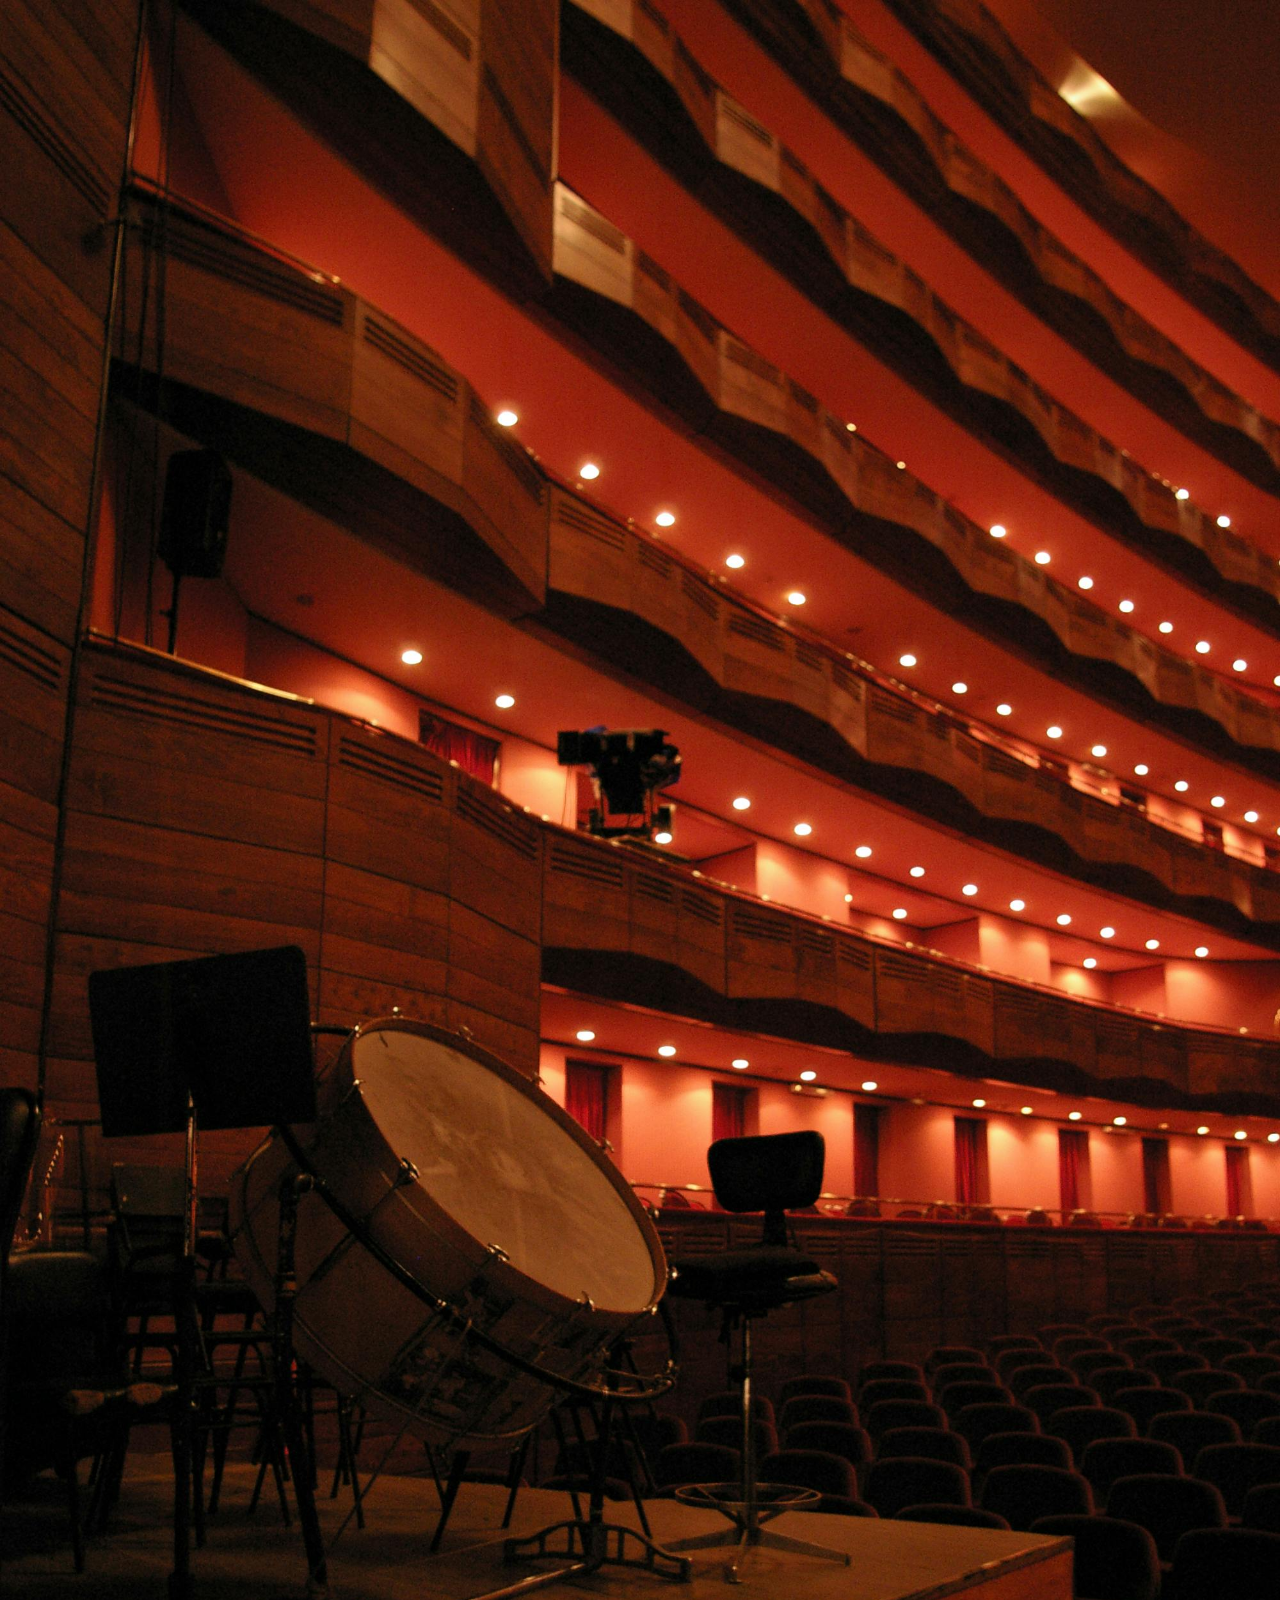
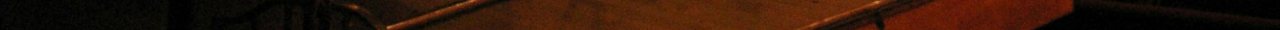
<file: index.html>
<!DOCTYPE html>
<html lang="en">
<head>
    <meta charset="UTF-8">
    <meta name="viewport" content="width=device-width, initial-scale=1.0">
    <title>Timbre: The Color of Sound</title>
    <link rel="stylesheet" href="css/style.css">
</head>
<body>
     <div id="menu">
        <a href="strings.html">Strings</a>
        <a href="woodwind.html">Woodwind</a>
        <a href="brass.html">Brass</a>
        <a href="percussion.html">Percussion</a>
        

    </div>
    <!-- Header Section -->
    <div class="header">
        <h1>Timbre: The Color of Sound</h1>
        <p>Discover the unique characteristics of sound beyond pitch and volume.</p>
    </div>

    <!-- Introduction Section -->
    <div class="section" id="introduction">
        <h2>What is Timbre?</h2>
        <p>Timbre, often called the 'color of sound,' is what makes a piano sound different from a guitar even if they play the same note at the same volume. It’s the unique quality that gives voice to an instrument or a singer.</p>
    </div>

    <!-- Characteristics of Timbre -->
    <div class="section" id="characteristics">
        <h2>Characteristics of Timbre</h2>
        <ul>
            <li><strong>Warm:</strong> Smooth and rich, like the sound of a cello.</li>
            <li><strong>Bright:</strong> Sharp and clear, similar to a trumpet.</li>
            <li><strong>Dark:</strong> Deep and mellow, like a bass guitar.</li>
            <li><strong>Thin:</strong> Light and airy, as heard in a flute.</li>
        </ul>
    </div>

    <!-- Instruments and Timbre -->
    <div class="section" id="instruments">
        <h2>Instruments and Timbre</h2>
        <p>Each musical instrument has its own timbre. For example, a violin and a saxophone may play the same note, but they will sound completely different because of their unique tonal qualities.</p>
        <ul>
            <li>Strings: Violin, Cello, Guitar - Known for their expressive timbres.</li>
            <li>Woodwinds: Flute, Clarinet, Saxophone - Often bright and airy.</li>
            <li>Brass: Trumpet, Trombone, Tuba - Bold and powerful.</li>
            <li>Percussion: Drums, Cymbals - Rhythmic and punchy.</li>
        </ul>
    </div>

    <!-- Visualization Section (Placeholder) -->
    <div class="section" id="visualization">
        <h2>Visualizing Timbre</h2>
        <p>Here you will be able to see visual representations of sound waves and spectrum analysis. (Coming Soon)</p>
    </div>

    <!-- Image Links Section -->
    <div class="section" id="image-links">
        <h2>Explore Timbre by Instrument</h2>
        <div class="image-gallery">
            <a href="strings.html"><img src="images/string.jpg" alt="String Instruments"></a>
            <a href="woodwind.html"><img src="images/woodwinds.jpg" alt="Woodwind Instruments"></a>
            <a href="brass.html"><img src="images/brass.jpg" alt="Brass Instruments"></a>
            <a href="percussion.html"><img src="images/percussion.jpeg" alt="Percussion Instruments"></a>
        </div>
    </div>

    <div class="section">
        <h5>You can contribute to this Webiste</h5>
        <a href=""><button id="button">Contribute</button></a>
    </div>

    <!-- Footer Section -->
    <div class="footer"></div>
        <p>© 2025 Timbre Exploration | Designed by MBL</p>

    </div>
</body>
</html>
</file>
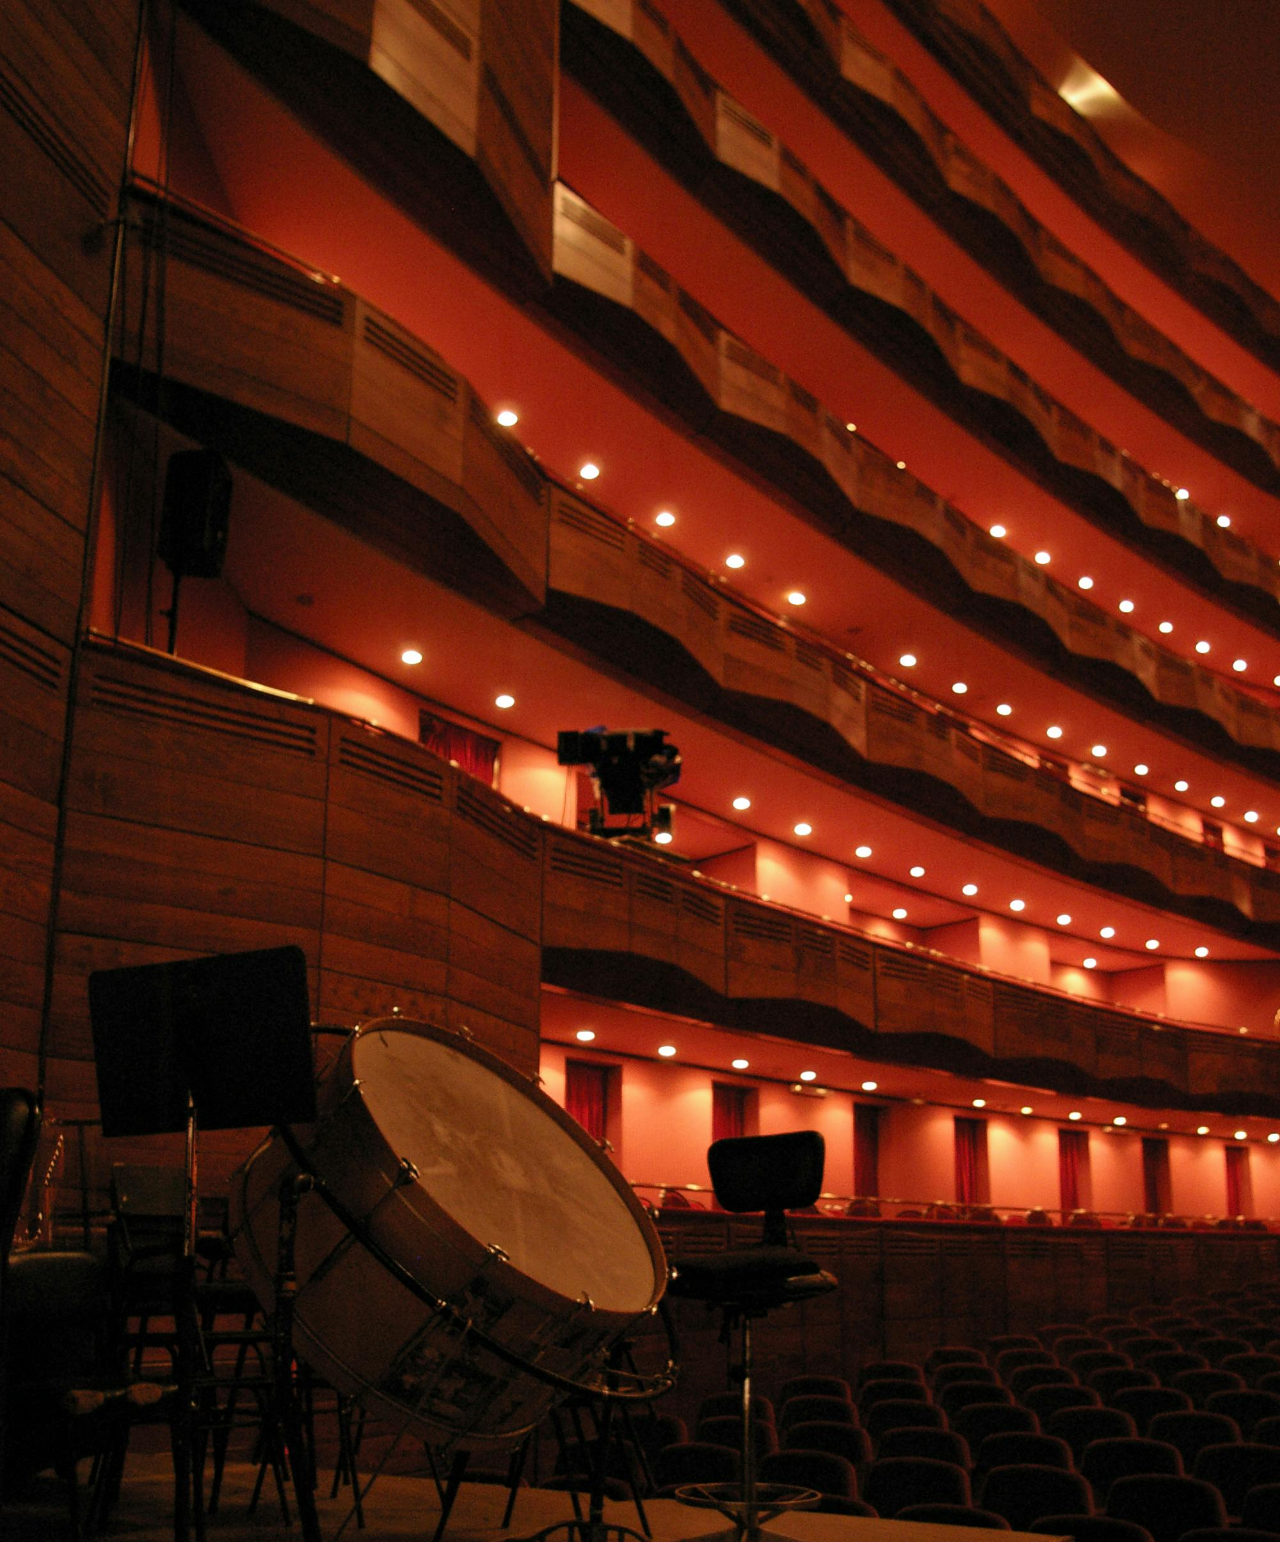
<file: brass.html>
<!DOCTYPE html>
<html lang="en">
<head>
    <meta charset="UTF-8">
    <meta name="viewport" content="width=device-width, initial-scale=1.0">
    <title>String Instruments</title>
    <link rel="stylesheet" href="css/style.css">
</head>
<body>

      <div id="menu">
        <a href="index.html">Home</a>
    </div>

    <div class="section" id="image-links">
        <h2>Brass Instruments</h2>
        <div class="page-div">
           
            <img src="images/brass.jpg" alt="String Instruments"></a>
             <h4>Brass Instruments</h4>
             <p>The string section is the largest and most prominent group of instruments in the orchestra. It consists of four main instruments, all played with a bow and belonging to the violin family:</p>
             <ul class="list">
               <li>Trumpet</li>
               <li>French harmonic</li>
               <li>Trombone</li>
               <li>Euphonium</li>
               <li>Tuba</li>
             </ul>


             <h2>Timbre of Specific String instruments</h2>
             <p>
                <b>Trumpet</b> <br><br>
                The trumpet has a bright, sharp, and piercing timbre. Its sound is bold and vibrant, capable of cutting through even the loudest orchestral sections. When played softly, it has a clear, mellow tone, but when played forcefully, it becomes brassy and brilliant.

             </p>

             <p>
                <b>French Horn</b> <br><br>
                The French horn produces a warm, rich, and smooth timbre. Its sound is more mellow and rounded compared to other brass instruments, with a slightly haunting quality in its lower register. The French horn is known for its expressive capabilities, often evoking a sense of nobility and grandeur.

             </p>

             <p>
                <b>Euphonium</b> <br><br>
                The trombone has a strong, full, and resonant timbre. Its sound is powerful and bold in the lower register, while it becomes bright and brassy as it moves higher. The trombone's slide mechanism allows for smooth glissandos, adding a unique expressiveness to its tone.

             </p>

             <p>
                <b>Tuba</b> <br><br>
                The tuba has the deepest and most powerful timbre in the brass family. Its sound is full, rich, and resonant, providing the foundation for brass sections. The tuba’s tone is thick and booming in the lower register, while it remains surprisingly smooth and rounded in higher notes.

             </p>


             

            
    
</body>
</file>
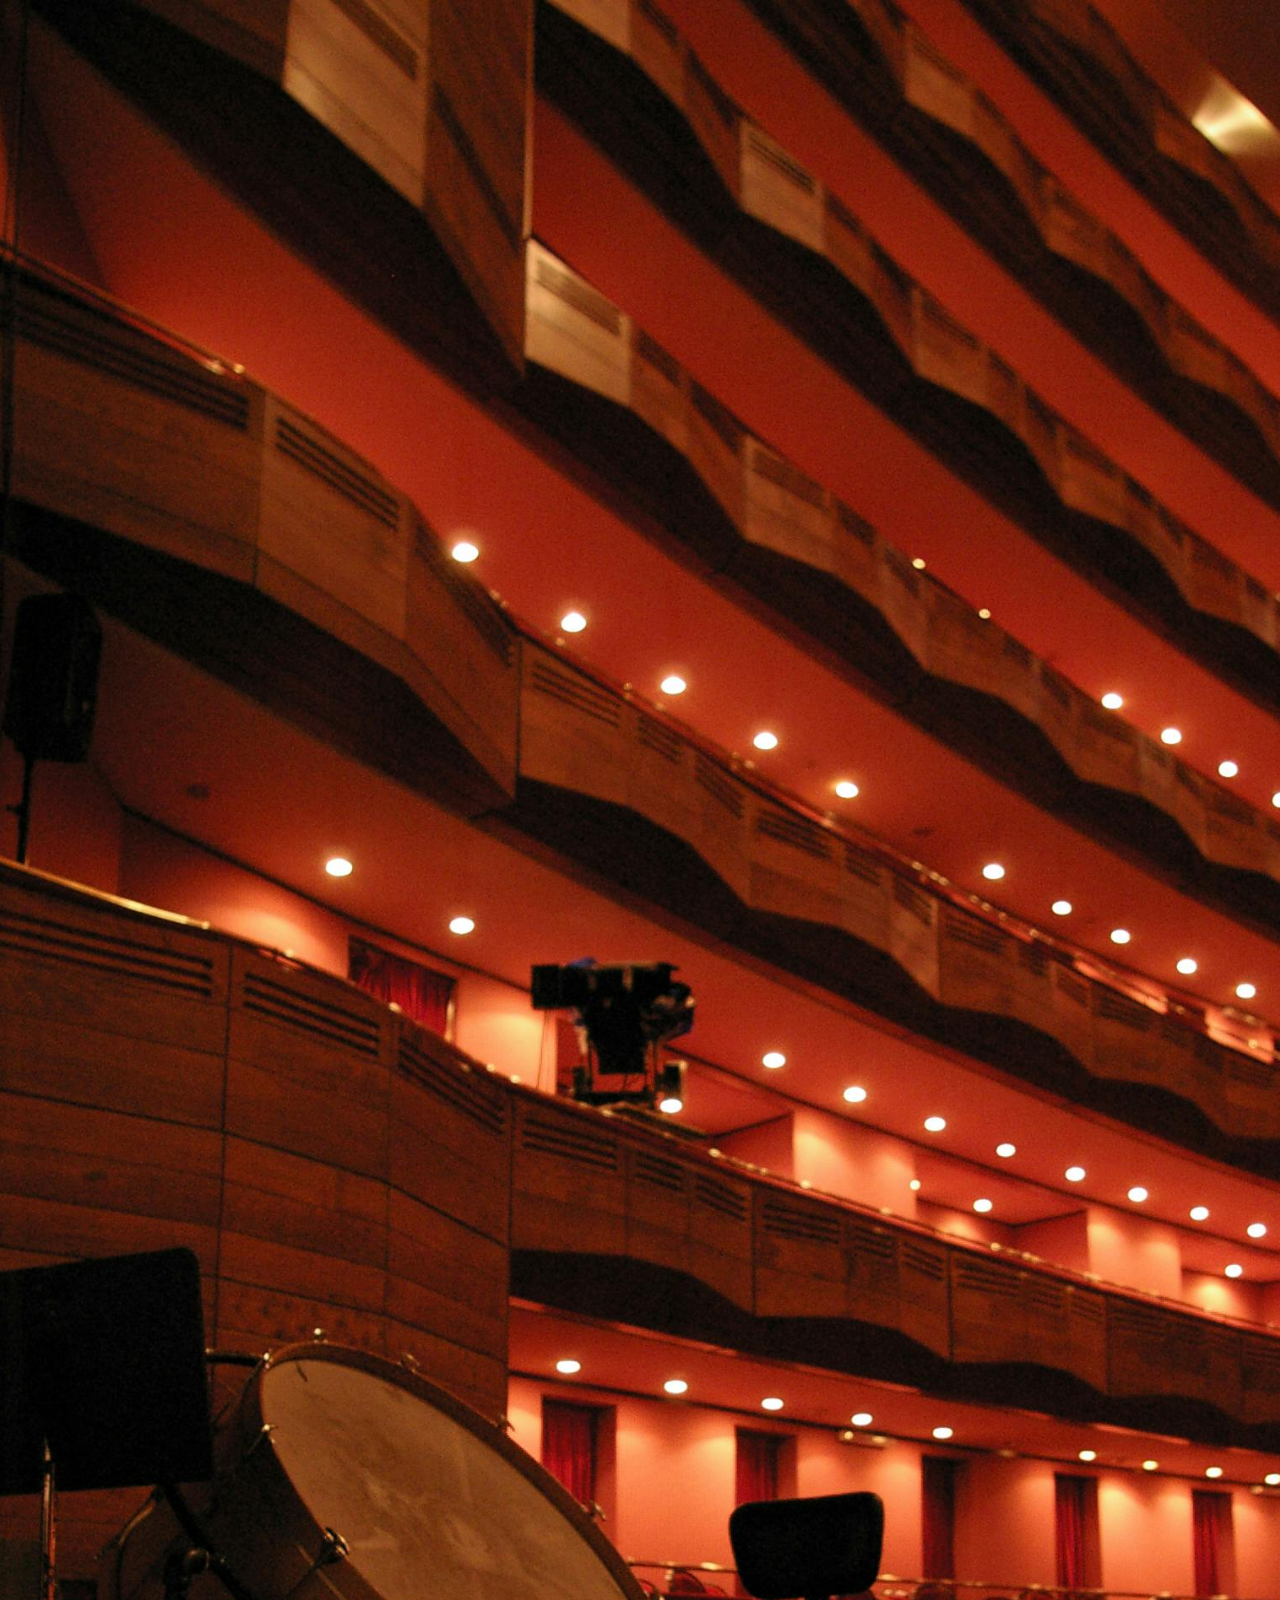
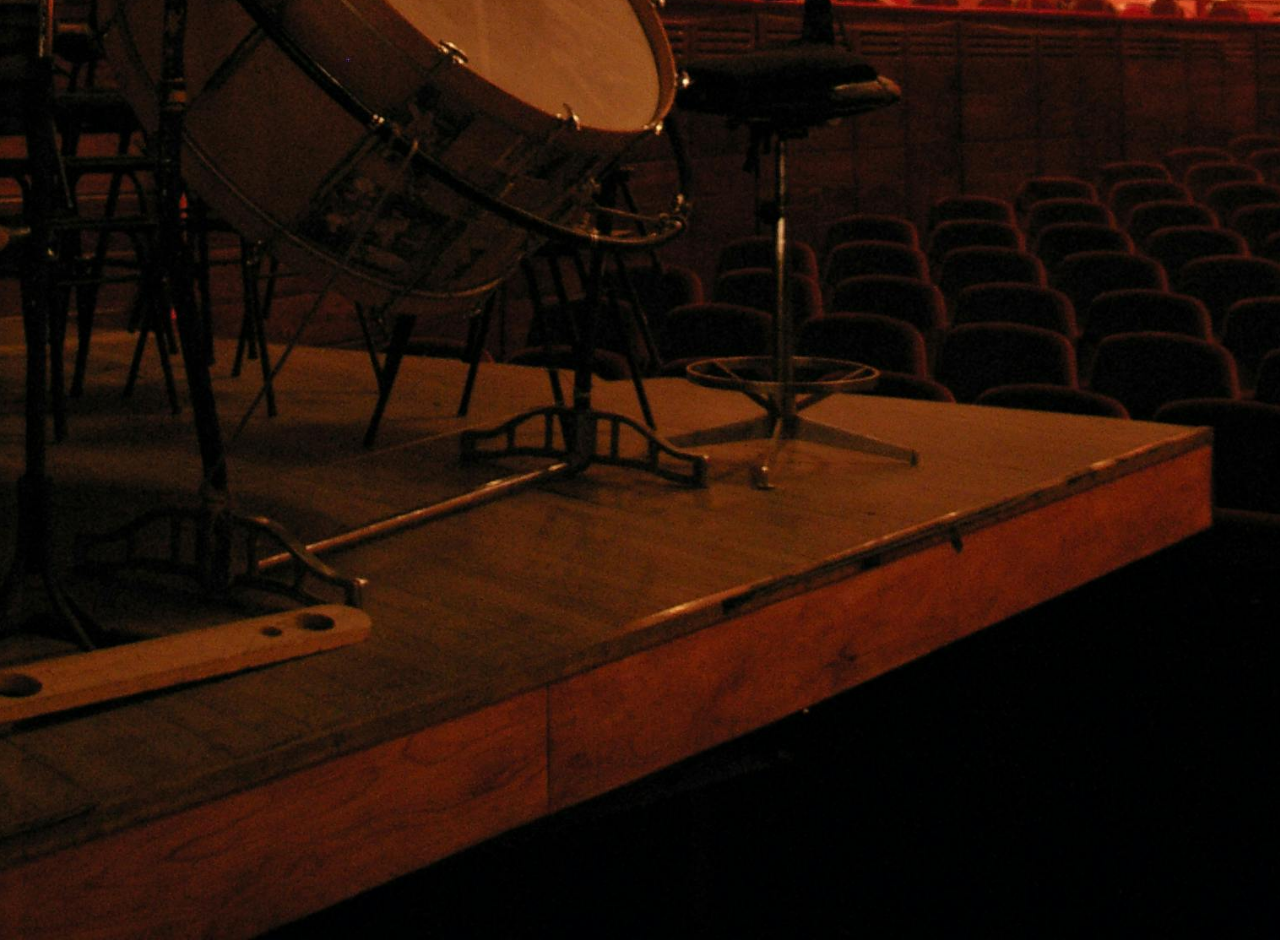
<file: percussion.html>
<!DOCTYPE html>
<html lang="en">
<head>
    <meta charset="UTF-8">
    <meta name="viewport" content="width=device-width, initial-scale=1.0">
    <title>String Instruments</title>
    <link rel="stylesheet" href="css/style.css">
</head>
<body>

      <div id="menu">
        <a href="index.html">Home</a>
    </div>

    <div class="section" id="image-links">
        <h2>Percussion Instruments</h2>
        <div class="page-div">
           
            <img src="images/percussion.jpeg" alt="String Instruments"></a>
             <h4>Percussion Instruments</h4>
             <p>Percussion instruments are the heartbeat of music, adding rhythm, texture, and dramatic impact. Their timbre varies widely, depending on whether they are struck, shaken, or scraped. They are divided into two main categories: pitched (capable of playing specific notes) and unpitched (producing sounds without definite pitch).</p>
             
             <h5>Pitched Percussion Instruments</h5>
             <ul class="list">
            
              <li>Xylophone</li>
              <li>Marimba</li>
              <li>Vibraphone</li>
              <li>Glockenspiel</li>
             </ul>

             <p>
                <b>Xylophone</b><br><br>
                The xylophone has a bright, sharp, and crisp timbre. Its wooden bars produce clear, bell-like tones that are bright and resonant, often cutting through an orchestra with a playful, sparkling quality.

             </p>

             <p>
                <b>Marimba</b> <br><br>
                The marimba's timbre is warm, rich, and mellow. It has a deeper, more resonant sound compared to the xylophone due to its larger wooden bars and resonators. Its tone is smooth and earthy, perfect for lyrical passages.

             </p>

             <p>
                <b>Vibraphone</b> <br><br>
                The vibraphone produces a soft, shimmering, and metallic timbre. Its sustained, bell-like tones are enriched with vibrato, giving it an ethereal, almost haunting quality. It’s often used in jazz and modern classical pieces.
             </p>

            <p>
                <b>Glockenspiel</b> <br><br>
                The glockenspiel has a bright, pure, and sparkling timbre. Its metal bars produce a very sharp and ringing sound, almost like tiny bells. The glockenspiel is often used for accenting melodies with a magical, fairy-like quality.

            </p>

             
             <h5>Unpitched Percussion Instruments</h5>
             <ul class="list">
              <li>Snare Drum</li>
              <li>Bass Drum</li>
              <li>Cymbals</li>
              <li>Tambourine</li>
              <li>Triangle</li>
             </ul>

             <p>
                <b>Snare Drum</b> <br><br>
                The snare drum has a sharp, crisp, and cutting timbre. Its tight drumhead and metal snares produce a bright, rattling sound that’s perfect for rhythmic accents and dramatic military-style rolls.

             </p>

             <p>
                <b>Bass Drum</b> <br><br>
                The bass drum’s timbre is deep, powerful, and resonant. Its booming sound provides the foundation of the percussion section, adding dramatic impact and driving rhythms.
             </p>

             <p>
                <b>Cymbals</b> <br><br>
                Cymbals have a bright, shimmering, and metallic timbre. Their sound is explosive and spreads across the soundscape with a wash of high-frequency noise. They are often used for dramatic crashes or subtle shimmering effects.
             </p>

             <p>
                <b>Tambourine</b> <br><br>
                The tambourine’s timbre is bright, jingling, and rhythmic. Its sound is light and shimmering, perfect for accentuating rhythm with a dance-like quality.
             </p>

             <p>
                <b>Triangle</b> <br><br>
                The triangle produces a bright, metallic, and clear timbre. Its sound is sharp and ringing, cutting through even the loudest sections of an orchestra with a delicate shimmer.
             </p>
             

       
    
</body>
</file>
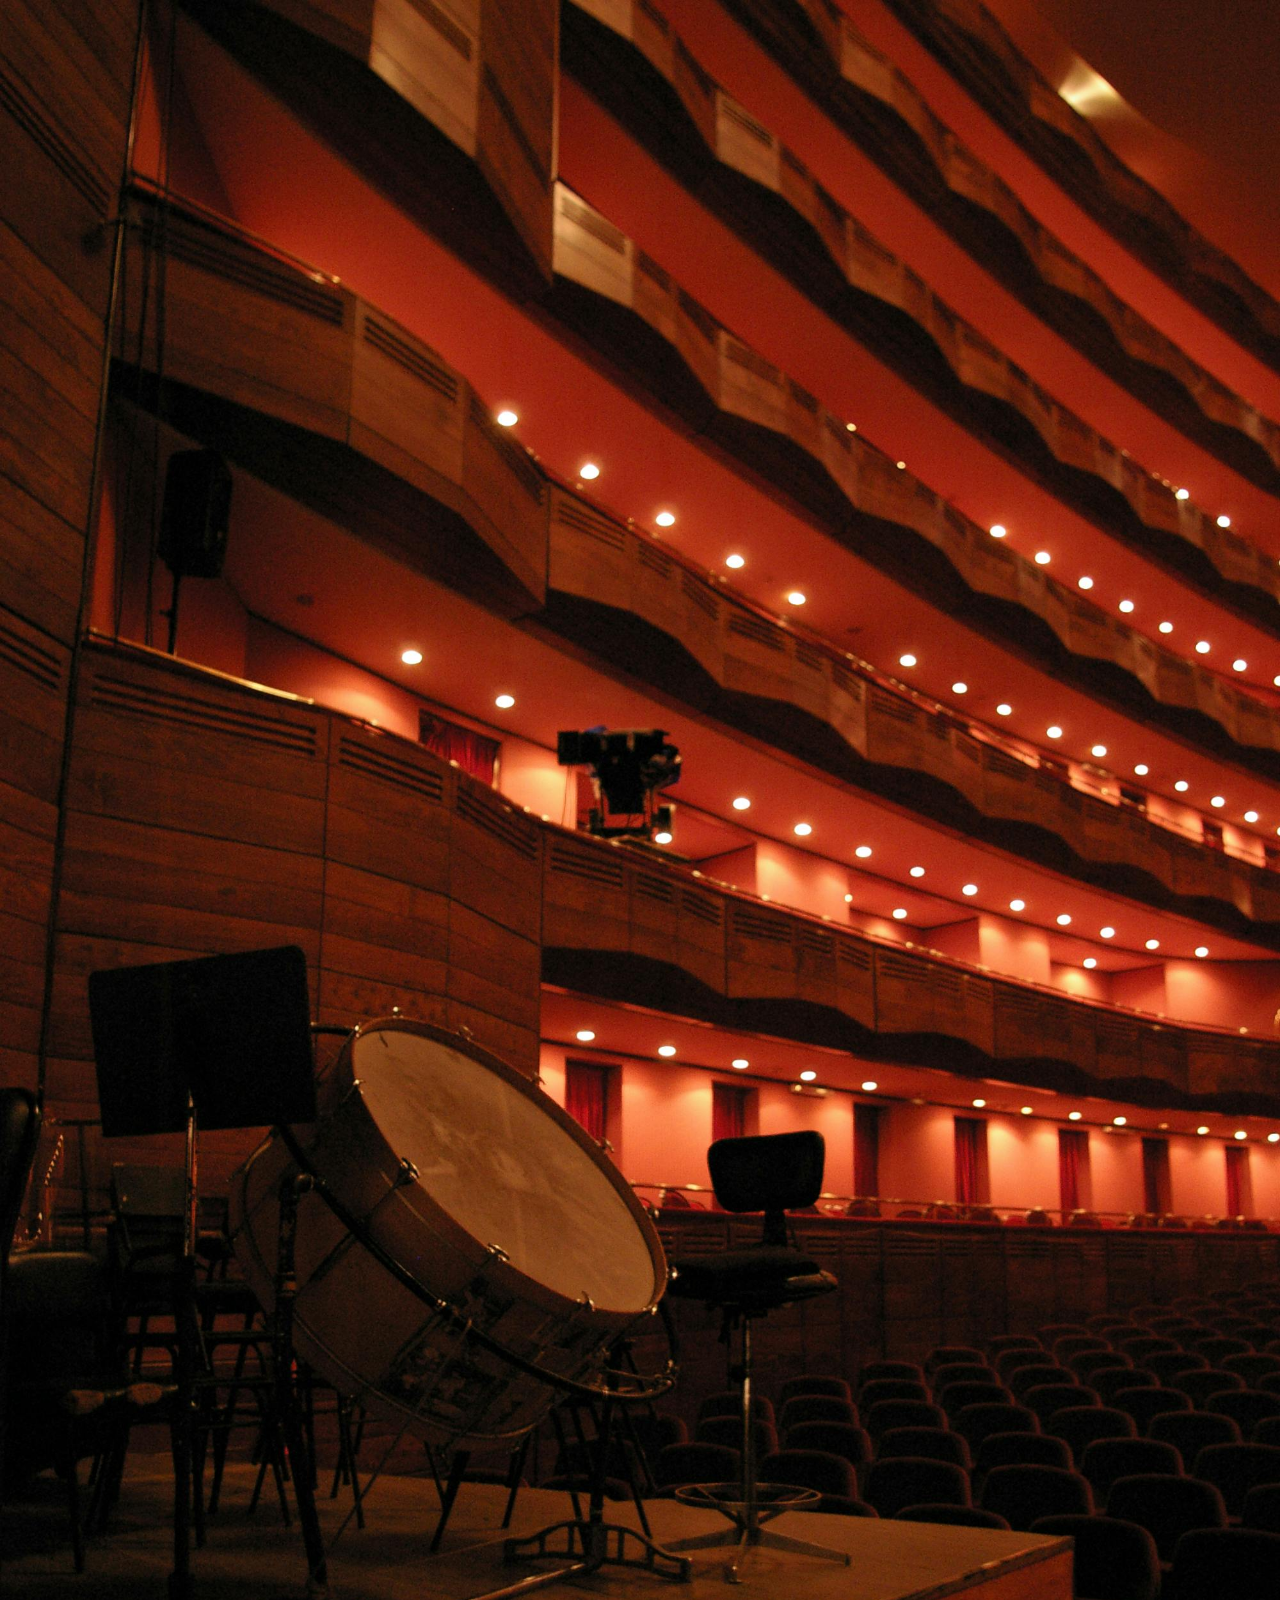
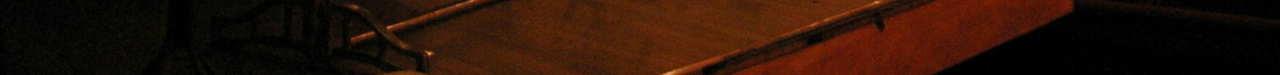
<file: strings.html>
<!DOCTYPE html>
<html lang="en">
<head>
    <meta charset="UTF-8">
    <meta name="viewport" content="width=device-width, initial-scale=1.0">
    <title>String Instruments</title>
    <link rel="stylesheet" href="css/style.css">
</head>
<body>
   <div id="menu">
        <a href="index.html">Home</a>
    </div>

    <div class="section" id="image-links">
        <h2>String Instruments</h2>
        <div class="page-div">
           
            <img src="images/string.jpg" alt="String Instruments"></a>
             <h4>String Instruments</h4>
             <p>The string section is the largest and most prominent group of instruments in the orchestra. It consists of four main instruments, all played with a bow and belonging to the violin family:</p>
             <ul class="list">
                <li>First Violines</li>
                <li>Second Violins</li>
                <li>Violas</li>
                <li>Cellos</li>
                <li>Double Basses</li>
             </ul>


             <h2>Timbre of Specific String instruments</h2>

            
             <p><b>Violin</b><br><br>
                The violin has a bright, clear, and penetrating timbre. It can sound both sweet and brilliant, capable of delicate, lyrical melodies or intense, fiery passages. When bowed smoothly, it produces a singing tone, while pizzicato (plucked) notes have a crisp, percussive quality.</p>
            <p>
                <b>Viola</b> <br><br>
                Slightly larger than the violin, the viola has a warmer, darker, and more mellow timbre. Its sound is rich and woody, providing a beautiful middle voice in orchestras. The viola’s tone is less brilliant but more earthy and full-bodied.
            </p>

            <p><b>Cello</b><br><br>
                The cello has a deep, rich, and resonant timbre that can range from warm and lyrical to powerful and sonorous. It’s known for its vocal-like quality, often described as soulful or expressive. The lower range gives it a mellow, rounded tone, while higher notes can be bright and singing.
            </p>

            <p><b>Double Basses</b><br><br>
                The double bass produces the lowest and most robust timbre among string instruments. Its sound is deep, dark, and earthy, with a strong fundamental tone and fewer high harmonics. It provides a solid foundation in the orchestra with a powerful, resonant quality.
            </p>


             

            
    
</body>
</file>
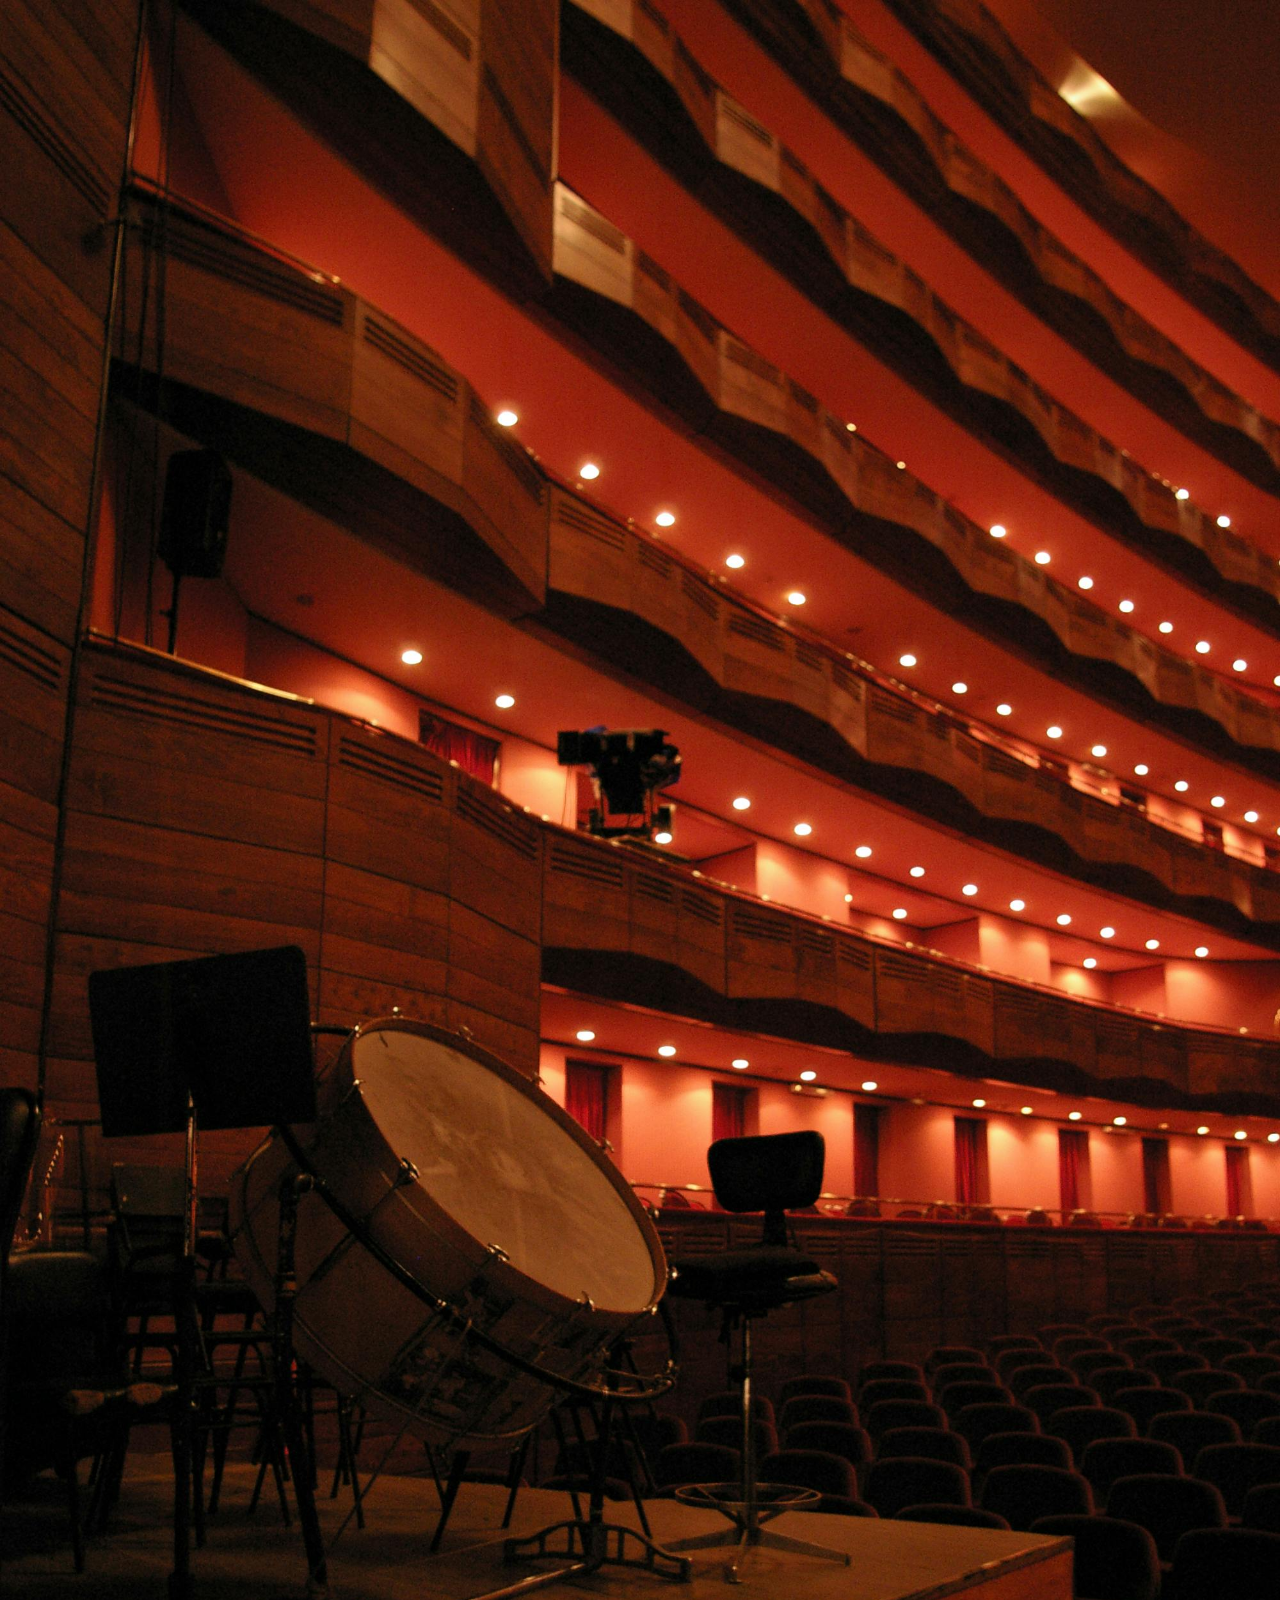
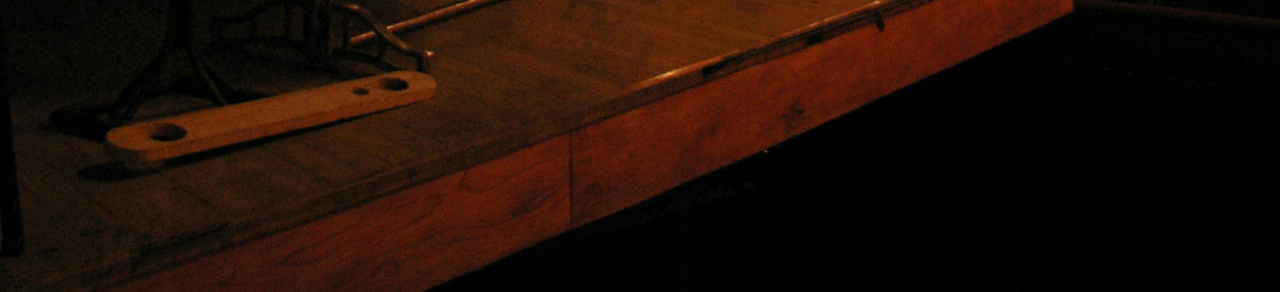
<file: woodwind.html>
<!DOCTYPE html>
<html lang="en">
<head>
    <meta charset="UTF-8">
    <meta name="viewport" content="width=device-width, initial-scale=1.0">
    <title>String Instruments</title>
    <link rel="stylesheet" href="css/style.css">
</head>
<body>
   <div id="menu">
        <a href="index.html">Home</a>
    </div>

    <div class="section" id="image-links">
        <h2>Woodwind Instruments</h2>
        <div class="page-div">
           
            <img src="images/woodwinds.jpg" alt="Woodwind Instruments"></a>
             <h4>Woodwind Instruments</h4>
             <p>Woodwind instruments are known for their ability to produce a variety of expressive tones, ranging from soft and airy to bright and piercing. Their timbre is influenced by the type of reed (or lack of one), the instrument's material, and the technique used by the player.</p>
             <ul class="list">
                <li>Flute</li>
                <li>Clarinet</li>
                <li>Oboe</li>
                <li>Bassoon</li>
                <li>Saxaphone</li>
             </ul>


             <h2>Timbre of Specific Woodwind Instruments</h2>

           
             <p> <b> Flute</b><br><br>
                The flute has a bright, pure, and airy timbre. Its sound is light and ethereal, especially in its higher registers, while the lower notes have a softer, more breathy quality. The flute's tone is often described as shimmering or sparkling, making it perfect for melodies that require grace and clarity.
            </p>

            <p>
                <b>Clarinet</b><br><br>
                The clarinet's timbre is rich, smooth, and versatile. It can range from warm and mellow in its lower register (chalumeau) to bright and expressive in its upper register. Its sound is often described as velvety and full-bodied, capable of both lyrical softness and sharp articulation.
            </p>
            
            <p>
                <b>Oboe</b> <br><br>
                The oboe has a distinctive, bright, and penetrating timbre. Its sound is clear and slightly nasal, with a reedy quality that cuts through an orchestra. The oboe is often used to play expressive, haunting melodies due to its sharp, focused tone.

            </p>

             <p>
                <b>Bassoon</b> <br><br>
                The bassoon's timbre is deep, woody, and rich. It has a somewhat hollow yet warm tone that adds depth to orchestral music. Its sound is often described as playful or melancholic, depending on the musical context. In its lower range, it is powerful and earthy, while the upper register is slightly more reedy.

            </p>

             <p>
                <b>Saxophone</b> <br><br>
                Although classified as a woodwind due to its single reed, the saxophone has a unique timbre that bridges the woodwind and brass families. Its sound is smooth, bold, and soulful, capable of producing both mellow warmth and edgy brightness. The saxophone's versatility makes it a staple in jazz, pop, and classical music.
            </p>

        </div>
    </div>
  
</body>
</file>
<file: css/style.css>
/* General Page Styling */
body {
    margin: 0;
    font-family: Arial, sans-serif;
    background: url('../background.jpg') no-repeat center center;
    background-size: cover;
    background-attachment: scroll;
    opacity: 0;
    animation: fadeIn 1s forwards;
    color: #eaeaea;
}

/* Parallax Scrolling Effect */
body {
    background-position: center 0px;
    transition: background-position 0.2s ease;
}


/* Fallback Background Color */
body::before {
    content: '';
    position: absolute;
    top: 0;
    left: 0;
    width: 100%;
    height: 100%;
    background-color: #2e2e2e; /* Dark grey fallback */
    z-index: -1;
    opacity: 1;
}

/* Smooth Fade-in Animation */
@keyframes fadeIn {
    from {
        opacity: 0;
    }
    to {
        opacity: 1;
    }
}

/* Header Styling */
.header {
    text-align: center;
    padding: 2rem;
    background-color: rgba(59, 47, 47, 0.8);
    color: #eaeaea;
    border-radius: 10px;
    margin: 1rem auto;
    max-width: 800px;
}

.header h1 {
    margin: 0;
    font-size: 2.5rem;
}

.header p {
    margin-top: 0.5rem;
    font-size: 1.2rem;
    color: #c9b6b6;
}

/* Section Styling */
.section {
    margin: 2rem auto;
    max-width: 800px;
    padding: 1rem;
    background-color: rgba(46, 46, 46, 0.85);
    border-radius: 10px;
    box-shadow: 0 2px 10px rgba(0, 0, 0, 0.2);
    color: #eaeaea;
}

/* Lists */
ul {
    padding-left: 20px;
}

li {
    margin-bottom: 0.5rem;
}

/* Image Links Gallery */
.image-gallery {
    display: flex;
    justify-content: space-around;
    gap: 10px;
    margin-top: 1rem;
}

.image-gallery a {
    display: block;
    overflow: hidden;
    border-radius: 8px;
    transition: transform 0.3s ease, box-shadow 0.3s ease;
}

.image-gallery img {
    width: 150px;
    height: 100px;
    object-fit: cover;
    transition: transform 0.3s ease;
}

/* Hover Effects */
.image-gallery a:hover {
    transform: scale(1.05);
    box-shadow: 0 4px 15px rgba(0, 0, 0, 0.4);
}

.image-gallery img:hover {
    transform: scale(1.1);
}

/* Footer Styling */
.footer {
    text-align: center;
    padding: 1rem;
    background-color: rgba(59, 47, 47, 0.8);
    color: #eaeaea;
    margin-top: 2rem;
    border-radius: 10px;
    max-width: 800px;
    margin-left: auto;
    margin-right: auto;
}


 
.page-div{
    display: grid;
    justify-content: space-around;
    gap: 10px;
    margin-top: 1rem;

}

 .page-div img {
    width: 100%;
    transition: transform 0.3s ease;
 }


 #menu{
    width:100%;
    height: 40px;
    background-color:  rgba(46, 46, 46, 0.85);
    padding-top: 12px;


}

#menu a{
    color: white;
    font-family: Helvetica, sans-serif;
    font-size: 18px;
    text-decoration: none;
    font-weight: 800;

    padding-left: 20px;
    padding-right: 20px;

}

#menu a:hover{
    color: #c9b6b6;
}

button{
    width: 100% ;
    color: rgb(0, 0, 0);
    font-family: serif ;
    font-size: 18px;
    text-decoration: none;
    font-weight: 300;
    padding: 8px;
    
}

button:hover{
    background-color: #3e0606;
    font-weight: 1000;
}
</file>
